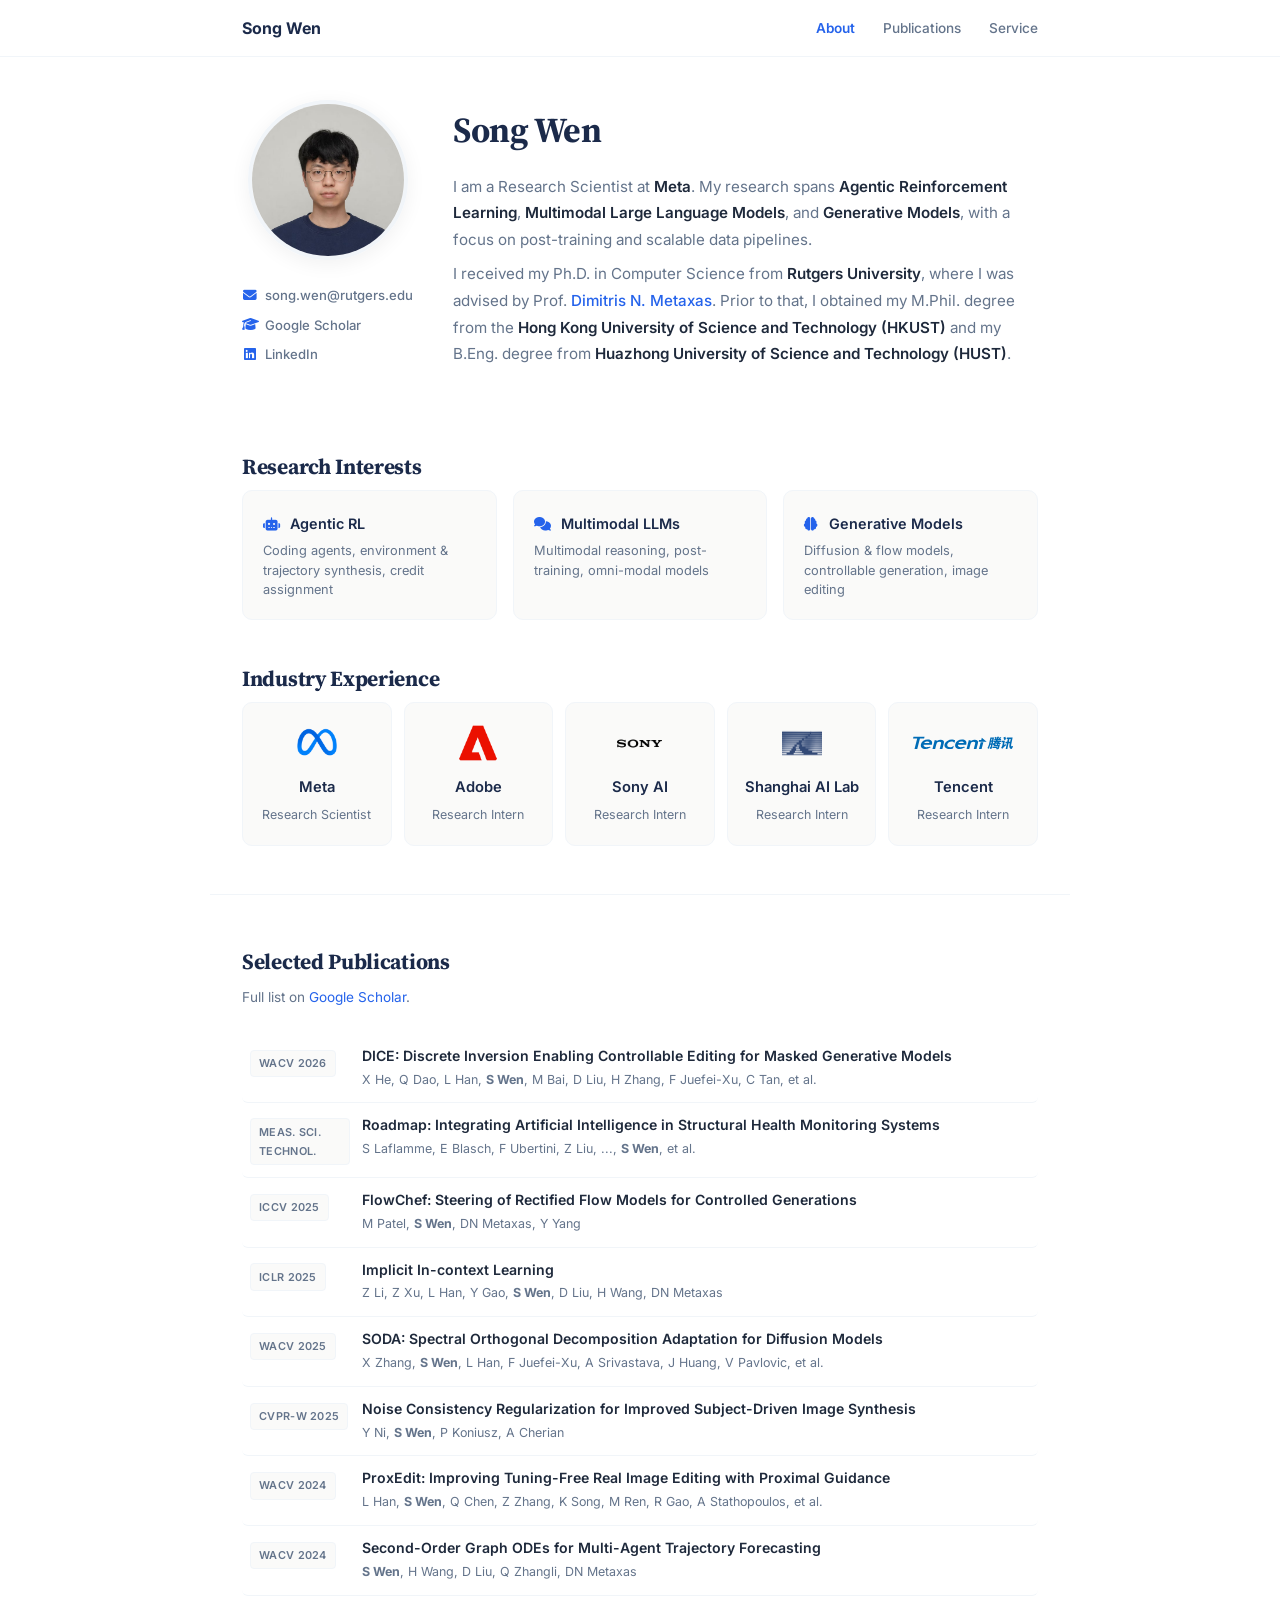
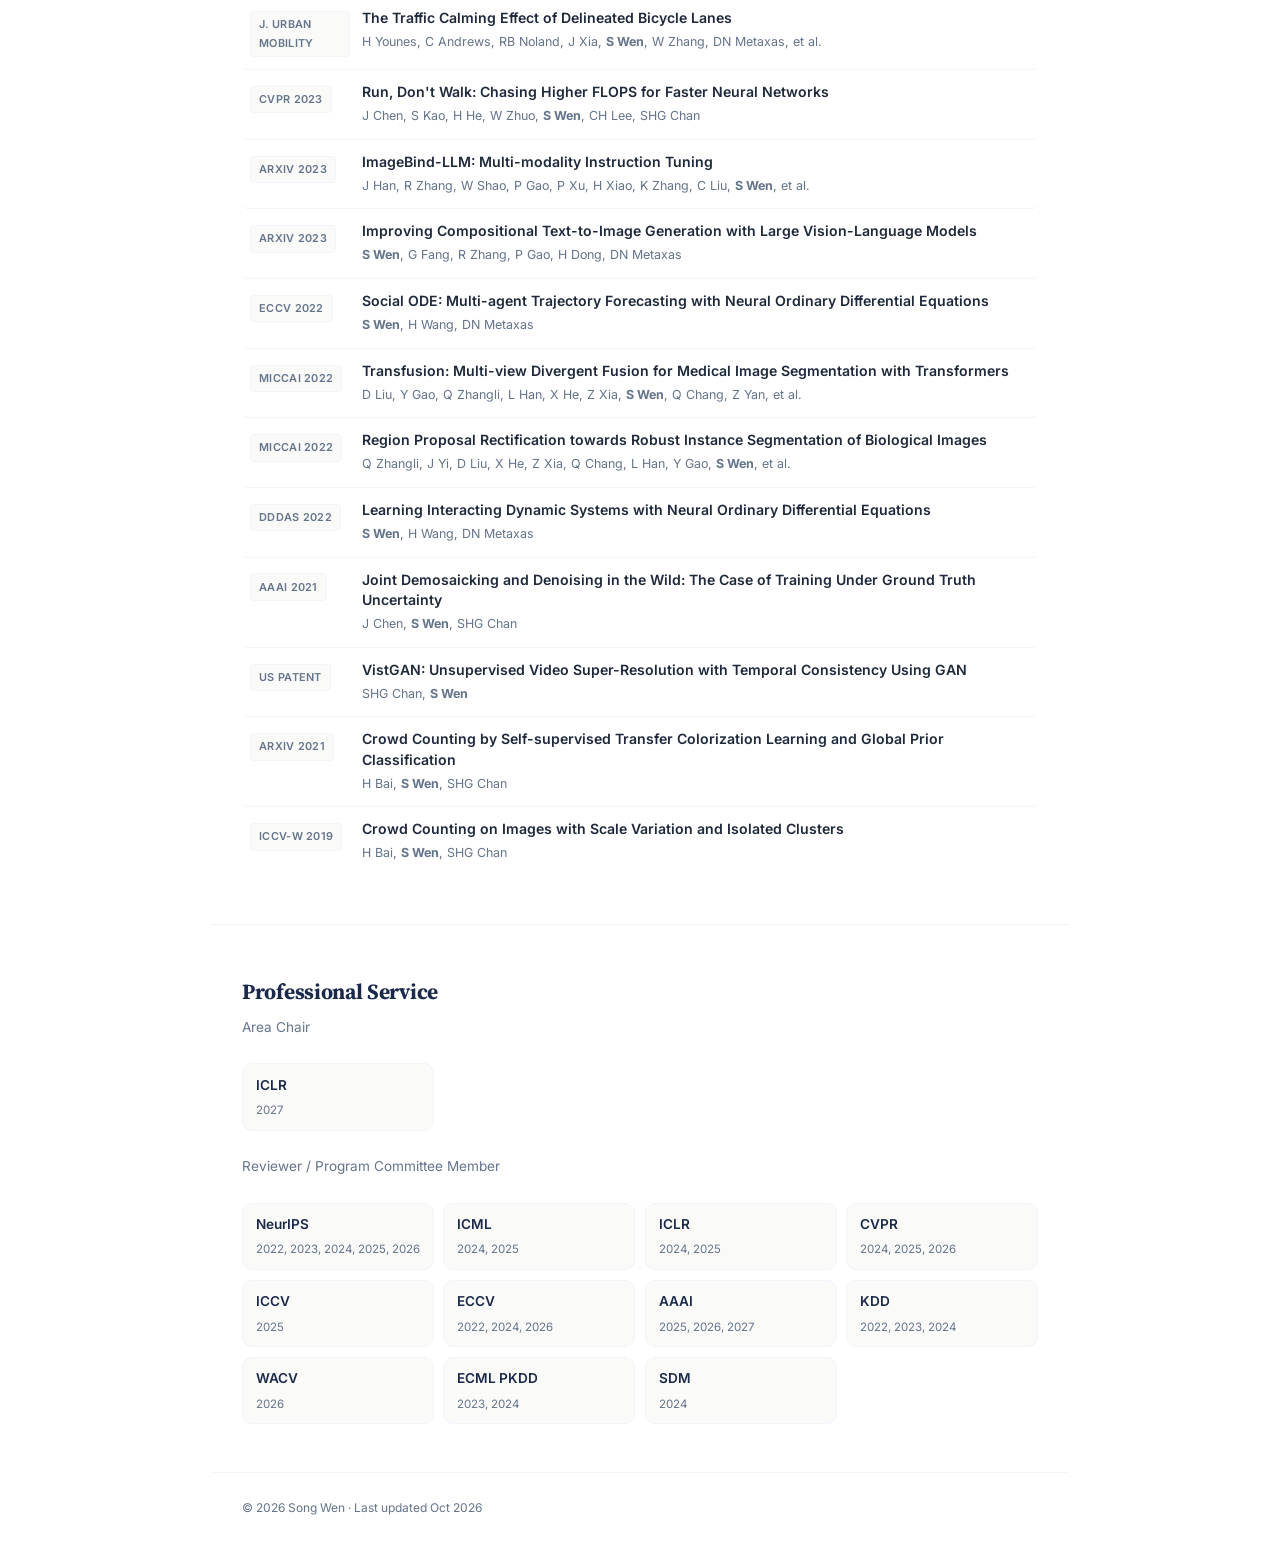
<file: index.html>
<!DOCTYPE html>
<html lang="en">
<head>
    <meta charset="UTF-8">
    <meta name="viewport" content="width=device-width, initial-scale=1.0">
    <title>Song Wen</title>
    <meta name="description" content="Song Wen is a Research Scientist working on Agentic RL, Multimodal LLMs, and Generative Models.">
    <meta property="og:title" content="Song Wen">
    <meta property="og:description" content="Song Wen is a Research Scientist working on Agentic RL, Multimodal LLMs, and Generative Models.">
    <meta property="og:image" content="https://swen9.github.io/photo2.jpg">
    <meta property="og:url" content="https://swen9.github.io">
    <meta property="og:type" content="website">
    <link rel="icon" href="favicon.ico">
    <link rel="preconnect" href="https://fonts.googleapis.com">
    <link rel="preconnect" href="https://fonts.gstatic.com" crossorigin>
    <link href="https://fonts.googleapis.com/css2?family=Source+Serif+4:opsz,wght@8..60,300;8..60,400;8..60,600;8..60,700&family=Inter:wght@300;400;500;600;700&display=swap" rel="stylesheet">
    <link rel="stylesheet" href="https://cdnjs.cloudflare.com/ajax/libs/font-awesome/6.5.1/css/all.min.css">
    <link rel="stylesheet" href="style.css">
</head>
<body>

<nav id="navbar">
    <div class="nav-inner">
        <a href="#" class="nav-name">Song Wen</a>
        <ul class="nav-menu nav-links">
            <li><a href="#about">About</a></li>
            <li><a href="#pubs">Publications</a></li>
            <li><a href="#service">Service</a></li>
        </ul>
        <button class="nav-toggle" aria-label="Toggle navigation">
            <span></span><span></span><span></span>
        </button>
    </div>
</nav>

<header class="hero" id="about">
    <div class="hero-img">
        <img src="photo2.jpg" alt="Song Wen">
        <div class="hero-contact">
            <a href="mailto:song.wen@rutgers.edu"><i class="fas fa-envelope"></i> song.wen@rutgers.edu</a>
            <a href="https://scholar.google.com/citations?user=yTQbz6AAAAAJ&hl=en" target="_blank"><i class="fas fa-graduation-cap"></i> Google Scholar</a>
            <a href="https://www.linkedin.com/in/songwen9" target="_blank"><i class="fab fa-linkedin"></i> LinkedIn</a>
        </div>
    </div>
    <div class="hero-body">
        <h1>Song Wen</h1>
        <p>
            I am a Research Scientist at <strong>Meta</strong>.
            My research spans <strong>Agentic Reinforcement Learning</strong>,
            <strong>Multimodal Large Language Models</strong>,
            and <strong>Generative Models</strong>, with a focus on post-training and scalable data pipelines.
        </p>
        <p>
            I received my Ph.D. in Computer Science from <strong>Rutgers University</strong>,
            where I was advised by Prof. <a href="https://scholar.google.com/citations?user=a7VNhCIAAAAJ&hl=en" target="_blank">Dimitris N. Metaxas</a>.
            Prior to that, I obtained my M.Phil. degree from the <strong>Hong Kong University of Science and Technology (HKUST)</strong>
            and my B.Eng. degree from <strong>Huazhong University of Science and Technology (HUST)</strong>.
        </p>
    </div>
</header>

<div class="section" id="research">
    <h2 class="section-title">Research Interests</h2>
    <div class="research-grid">
        <div class="r-card">
            <h3><i class="fas fa-robot"></i> Agentic RL</h3>
            <p>Coding agents, environment &amp; trajectory synthesis, credit assignment</p>
        </div>
        <div class="r-card">
            <h3><i class="fas fa-comments"></i> Multimodal LLMs</h3>
            <p>Multimodal reasoning, post-training, omni-modal models</p>
        </div>
        <div class="r-card">
            <h3><i class="fas fa-brain"></i> Generative Models</h3>
            <p>Diffusion &amp; flow models, controllable generation, image editing</p>
        </div>
    </div>

    <h2 class="section-title" style="margin-top: 2.5rem;">Industry Experience</h2>
    <div class="experience-grid">
        <div class="exp-card">
            <div class="exp-logo-wrap"><img src="logos/meta-icon.webp" alt="Meta" class="company-logo"></div>
            <div class="exp-info"><span class="exp-company">Meta</span><span class="exp-role">Research Scientist</span></div>
        </div>
        <div class="exp-card">
            <div class="exp-logo-wrap"><img src="logos/adobe-icon.webp" alt="Adobe" class="company-logo"></div>
            <div class="exp-info"><span class="exp-company">Adobe</span><span class="exp-role">Research Intern</span></div>
        </div>
        <div class="exp-card">
            <div class="exp-logo-wrap"><img src="logos/sony-logo-icon.webp" alt="Sony" class="company-logo company-logo-wide"></div>
            <div class="exp-info"><span class="exp-company">Sony AI</span><span class="exp-role">Research Intern</span></div>
        </div>
        <div class="exp-card">
            <div class="exp-logo-wrap"><img src="logos/shai.png" alt="Shanghai AI Lab" class="company-logo"></div>
            <div class="exp-info"><span class="exp-company">Shanghai AI Lab</span><span class="exp-role">Research Intern</span></div>
        </div>
        <div class="exp-card">
            <div class="exp-logo-wrap"><img src="logos/tencent-logo.svg" alt="Tencent" class="company-logo company-logo-xl"></div>
            <div class="exp-info"><span class="exp-company">Tencent</span><span class="exp-role">Research Intern</span></div>
        </div>
    </div>
</div>

<div class="section" id="pubs">
    <h2 class="section-title">Selected Publications</h2>
    <p class="section-sub">Full list on <a href="https://scholar.google.com/citations?user=yTQbz6AAAAAJ&hl=en" target="_blank">Google Scholar</a>.</p>

    <div class="pub">
        <div class="pub-badge"><span>WACV 2026</span></div>
        <div class="pub-body">
            <h3><a href="https://arxiv.org/abs/2410.08207" target="_blank">DICE: Discrete Inversion Enabling Controllable Editing for Masked Generative Models</a></h3>
            <p>X He, Q Dao, L Han, <strong>S Wen</strong>, M Bai, D Liu, H Zhang, F Juefei-Xu, C Tan, et al.</p>
        </div>
    </div>
    <div class="pub">
        <div class="pub-badge"><span>Meas. Sci. Technol.</span></div>
        <div class="pub-body">
            <h3><a href="https://iopscience.iop.org/article/10.1088/1361-6501/ae3abb" target="_blank">Roadmap: Integrating Artificial Intelligence in Structural Health Monitoring Systems</a></h3>
            <p>S Laflamme, E Blasch, F Ubertini, Z Liu, ..., <strong>S Wen</strong>, et al.</p>
        </div>
    </div>
    <div class="pub">
        <div class="pub-badge"><span>ICCV 2025</span></div>
        <div class="pub-body">
            <h3><a href="https://openaccess.thecvf.com/content/ICCV2025/html/Patel_FlowChef_Steering_of_Rectified_Flow_Models_for_Controlled_Generations_ICCV_2025_paper.html" target="_blank">FlowChef: Steering of Rectified Flow Models for Controlled Generations</a></h3>
            <p>M Patel, <strong>S Wen</strong>, DN Metaxas, Y Yang</p>
        </div>
    </div>
    <div class="pub">
        <div class="pub-badge"><span>ICLR 2025</span></div>
        <div class="pub-body">
            <h3><a href="https://openreview.net/forum?id=G7u4ue6ncT" target="_blank">Implicit In-context Learning</a></h3>
            <p>Z Li, Z Xu, L Han, Y Gao, <strong>S Wen</strong>, D Liu, H Wang, DN Metaxas</p>
        </div>
    </div>
    <div class="pub">
        <div class="pub-badge"><span>WACV 2025</span></div>
        <div class="pub-body">
            <h3><a href="https://openaccess.thecvf.com/content/WACV2025/html/Zhang_SODA_Spectral_Orthogonal_Decomposition_Adaptation_for_Diffusion_Models_WACV_2025_paper.html" target="_blank">SODA: Spectral Orthogonal Decomposition Adaptation for Diffusion Models</a></h3>
            <p>X Zhang, <strong>S Wen</strong>, L Han, F Juefei-Xu, A Srivastava, J Huang, V Pavlovic, et al.</p>
        </div>
    </div>
    <div class="pub">
        <div class="pub-badge"><span>CVPR-W 2025</span></div>
        <div class="pub-body">
            <h3><a href="https://arxiv.org/abs/2506.06483" target="_blank">Noise Consistency Regularization for Improved Subject-Driven Image Synthesis</a></h3>
            <p>Y Ni, <strong>S Wen</strong>, P Koniusz, A Cherian</p>
        </div>
    </div>
    <div class="pub">
        <div class="pub-badge"><span>WACV 2024</span></div>
        <div class="pub-body">
            <h3><a href="https://openaccess.thecvf.com/content/WACV2024/html/Han_ProxEdit_Improving_Tuning-Free_Real_Image_Editing_With_Proximal_Guidance_WACV_2024_paper.html" target="_blank">ProxEdit: Improving Tuning-Free Real Image Editing with Proximal Guidance</a></h3>
            <p>L Han, <strong>S Wen</strong>, Q Chen, Z Zhang, K Song, M Ren, R Gao, A Stathopoulos, et al.</p>
        </div>
    </div>
    <div class="pub">
        <div class="pub-badge"><span>WACV 2024</span></div>
        <div class="pub-body">
            <h3><a href="https://openaccess.thecvf.com/content/WACV2024/html/Wen_Second-Order_Graph_ODEs_for_Multi-Agent_Trajectory_Forecasting_WACV_2024_paper.html" target="_blank">Second-Order Graph ODEs for Multi-Agent Trajectory Forecasting</a></h3>
            <p><strong>S Wen</strong>, H Wang, D Liu, Q Zhangli, DN Metaxas</p>
        </div>
    </div>
    <div class="pub">
        <div class="pub-badge"><span>J. Urban Mobility</span></div>
        <div class="pub-body">
            <h3><a href="https://www.sciencedirect.com/science/article/pii/S2667091724000013" target="_blank">The Traffic Calming Effect of Delineated Bicycle Lanes</a></h3>
            <p>H Younes, C Andrews, RB Noland, J Xia, <strong>S Wen</strong>, W Zhang, DN Metaxas, et al.</p>
        </div>
    </div>
    <div class="pub">
        <div class="pub-badge"><span>CVPR 2023</span></div>
        <div class="pub-body">
            <h3><a href="https://openaccess.thecvf.com/content/CVPR2023/html/Chen_Run_Dont_Walk_Chasing_Higher_FLOPS_for_Faster_Neural_Networks_CVPR_2023_paper.html" target="_blank">Run, Don't Walk: Chasing Higher FLOPS for Faster Neural Networks</a></h3>
            <p>J Chen, S Kao, H He, W Zhuo, <strong>S Wen</strong>, CH Lee, SHG Chan</p>
        </div>
    </div>
    <div class="pub">
        <div class="pub-badge"><span>arXiv 2023</span></div>
        <div class="pub-body">
            <h3><a href="https://arxiv.org/abs/2309.03905" target="_blank">ImageBind-LLM: Multi-modality Instruction Tuning</a></h3>
            <p>J Han, R Zhang, W Shao, P Gao, P Xu, H Xiao, K Zhang, C Liu, <strong>S Wen</strong>, et al.</p>
        </div>
    </div>
    <div class="pub">
        <div class="pub-badge"><span>arXiv 2023</span></div>
        <div class="pub-body">
            <h3><a href="https://arxiv.org/abs/2310.06311" target="_blank">Improving Compositional Text-to-Image Generation with Large Vision-Language Models</a></h3>
            <p><strong>S Wen</strong>, G Fang, R Zhang, P Gao, H Dong, DN Metaxas</p>
        </div>
    </div>
    <div class="pub">
        <div class="pub-badge"><span>ECCV 2022</span></div>
        <div class="pub-body">
            <h3><a href="https://link.springer.com/chapter/10.1007/978-3-031-20047-2_13" target="_blank">Social ODE: Multi-agent Trajectory Forecasting with Neural Ordinary Differential Equations</a></h3>
            <p><strong>S Wen</strong>, H Wang, DN Metaxas</p>
        </div>
    </div>
    <div class="pub">
        <div class="pub-badge"><span>MICCAI 2022</span></div>
        <div class="pub-body">
            <h3><a href="https://link.springer.com/chapter/10.1007/978-3-031-16443-9_47" target="_blank">Transfusion: Multi-view Divergent Fusion for Medical Image Segmentation with Transformers</a></h3>
            <p>D Liu, Y Gao, Q Zhangli, L Han, X He, Z Xia, <strong>S Wen</strong>, Q Chang, Z Yan, et al.</p>
        </div>
    </div>
    <div class="pub">
        <div class="pub-badge"><span>MICCAI 2022</span></div>
        <div class="pub-body">
            <h3><a href="https://link.springer.com/chapter/10.1007/978-3-031-16440-8_13" target="_blank">Region Proposal Rectification towards Robust Instance Segmentation of Biological Images</a></h3>
            <p>Q Zhangli, J Yi, D Liu, X He, Z Xia, Q Chang, L Han, Y Gao, <strong>S Wen</strong>, et al.</p>
        </div>
    </div>
    <div class="pub">
        <div class="pub-badge"><span>DDDAS 2022</span></div>
        <div class="pub-body">
            <h3><a href="https://link.springer.com/chapter/10.1007/978-3-031-52670-1_21" target="_blank">Learning Interacting Dynamic Systems with Neural Ordinary Differential Equations</a></h3>
            <p><strong>S Wen</strong>, H Wang, DN Metaxas</p>
        </div>
    </div>
    <div class="pub">
        <div class="pub-badge"><span>AAAI 2021</span></div>
        <div class="pub-body">
            <h3><a href="https://ojs.aaai.org/index.php/AAAI/article/view/16186" target="_blank">Joint Demosaicking and Denoising in the Wild: The Case of Training Under Ground Truth Uncertainty</a></h3>
            <p>J Chen, <strong>S Wen</strong>, SHG Chan</p>
        </div>
    </div>
    <div class="pub">
        <div class="pub-badge"><span>US Patent</span></div>
        <div class="pub-body">
            <h3><a href="https://patentimages.storage.googleapis.com/7a/53/5c/d63751324a6555/US11638032.pdf" target="_blank">VistGAN: Unsupervised Video Super-Resolution with Temporal Consistency Using GAN</a></h3>
            <p>SHG Chan, <strong>S Wen</strong></p>
        </div>
    </div>
    <div class="pub">
        <div class="pub-badge"><span>arXiv 2021</span></div>
        <div class="pub-body">
            <h3><a href="https://arxiv.org/abs/2105.09684" target="_blank">Crowd Counting by Self-supervised Transfer Colorization Learning and Global Prior Classification</a></h3>
            <p>H Bai, <strong>S Wen</strong>, SHG Chan</p>
        </div>
    </div>
    <div class="pub">
        <div class="pub-badge"><span>ICCV-W 2019</span></div>
        <div class="pub-body">
            <h3><a href="https://openaccess.thecvf.com/content_ICCVW_2019/html/VISDrone/Bai_Crowd_Counting_on_Images_with_Scale_Variation_and_Isolated_Clusters_ICCVW_2019_paper.html" target="_blank">Crowd Counting on Images with Scale Variation and Isolated Clusters</a></h3>
            <p>H Bai, <strong>S Wen</strong>, SHG Chan</p>
        </div>
    </div>
</div>

<div class="section" id="service">
    <h2 class="section-title">Professional Service</h2>
    <p class="section-sub">Area Chair</p>
    <div class="svc-grid">
        <div class="svc-item"><span class="svc-name">ICLR</span><span class="svc-years">2027</span></div>
    </div>
    <p class="section-sub" style="margin-top: 1.5rem;">Reviewer / Program Committee Member</p>
    <div class="svc-grid">
        <div class="svc-item"><span class="svc-name">NeurIPS</span><span class="svc-years">2022, 2023, 2024, 2025, 2026</span></div>
        <div class="svc-item"><span class="svc-name">ICML</span><span class="svc-years">2024, 2025</span></div>
        <div class="svc-item"><span class="svc-name">ICLR</span><span class="svc-years">2024, 2025</span></div>
        <div class="svc-item"><span class="svc-name">CVPR</span><span class="svc-years">2024, 2025, 2026</span></div>
        <div class="svc-item"><span class="svc-name">ICCV</span><span class="svc-years">2025</span></div>
        <div class="svc-item"><span class="svc-name">ECCV</span><span class="svc-years">2022, 2024, 2026</span></div>
        <div class="svc-item"><span class="svc-name">AAAI</span><span class="svc-years">2025, 2026, 2027</span></div>
        <div class="svc-item"><span class="svc-name">KDD</span><span class="svc-years">2022, 2023, 2024</span></div>
        <div class="svc-item"><span class="svc-name">WACV</span><span class="svc-years">2026</span></div>
        <div class="svc-item"><span class="svc-name">ECML PKDD</span><span class="svc-years">2023, 2024</span></div>
        <div class="svc-item"><span class="svc-name">SDM</span><span class="svc-years">2024</span></div>
    </div>
</div>

<footer>&copy; 2026 Song Wen &middot; Last updated Oct 2026</footer>

<button class="back-to-top" aria-label="Back to top"><i class="fas fa-chevron-up"></i></button>
<script src="script.js"></script>
</body>
</html>
</file>
<file: style.css>
*, *::before, *::after { margin: 0; padding: 0; box-sizing: border-box; }

:root {
    --primary: #1b2a4a;
    --accent: #2563eb;
    --accent-soft: rgba(37,99,235,0.08);
    --text: #1e293b;
    --text-secondary: #64748b;
    --bg: #ffffff;
    --bg-warm: #fafaf9;
    --border: #e2e8f0;
    --border-light: #f1f5f9;
    --max-w: 860px;
    --radius: 10px;
}


html { scroll-behavior: smooth; }

body {
    font-family: 'Inter', -apple-system, sans-serif;
    color: var(--text);
    background: var(--bg);
    line-height: 1.75;
    font-size: 15px;
    -webkit-font-smoothing: antialiased;
}

a { color: var(--accent); text-decoration: none; }
a:hover { text-decoration: underline; }

/* ===== Nav ===== */
nav {
    position: fixed; top: 0; width: 100%; z-index: 100;
    background: rgba(255,255,255,0.92); backdrop-filter: blur(12px);
    border-bottom: 1px solid var(--border-light);
    transition: background 0.3s;
}
.nav-inner {
    max-width: var(--max-w); margin: 0 auto; padding: 0 2rem;
    display: flex; align-items: center; justify-content: space-between; height: 56px;
}
.nav-name { font-weight: 700; color: var(--primary); font-size: 1rem; }
.nav-name:hover { text-decoration: none; }
.nav-menu { display: flex; gap: 1.75rem; list-style: none; }
.nav-menu a { color: var(--text-secondary); font-size: 0.85rem; font-weight: 500; text-decoration: none; }
.nav-menu a:hover { color: var(--primary); }

/* ===== Hero ===== */
.hero {
    max-width: var(--max-w); margin: 0 auto; padding: 100px 2rem 24px;
    display: flex; gap: 2.5rem; align-items: flex-start;
}
.hero-img { flex-shrink: 0; text-align: center; }
.hero-img img {
    width: 160px; height: 160px; border-radius: 50%;
    object-fit: cover; border: 4px solid var(--border-light);
    box-shadow: 0 4px 20px rgba(0,0,0,0.06);
}
.hero-contact {
    display: flex; flex-direction: column; gap: 0.4rem; margin-top: 1rem;
}
.hero-contact a {
    display: inline-flex; align-items: center; gap: 0.45rem;
    font-size: 0.82rem; font-weight: 500; color: var(--text-secondary);
    text-decoration: none; transition: color 0.15s;
}
.hero-contact a:hover { color: var(--accent); }
.hero-contact i { width: 16px; text-align: center; color: var(--accent); font-size: 0.85rem; }
.hero-body h1 {
    font-family: 'Source Serif 4', Georgia, serif;
    font-size: 2.2rem; font-weight: 700; color: var(--primary);
    letter-spacing: -0.5px; margin-bottom: 0.75rem;
}
.hero-body p { color: var(--text-secondary); font-size: 0.95rem; margin-bottom: 0.5rem; }
.hero-body p strong { color: var(--text); font-weight: 600; }
.hero-body p a { font-weight: 500; }

/* ===== Section ===== */
.section { max-width: var(--max-w); margin: 0 auto; padding: 3rem 2rem; }
.section + .section { border-top: 1px solid var(--border-light); }
.section-title {
    font-family: 'Source Serif 4', Georgia, serif;
    font-size: 1.35rem; font-weight: 700; color: var(--primary);
    margin-bottom: 0.3rem; letter-spacing: -0.3px;
}
.section-sub { font-size: 0.85rem; color: var(--text-secondary); margin-bottom: 1.5rem; }

/* ===== Research ===== */
.research-grid { display: grid; grid-template-columns: repeat(3, 1fr); gap: 1rem; }
.r-card {
    padding: 1.25rem; border-radius: var(--radius);
    background: var(--bg-warm); border: 1px solid var(--border-light);
    transition: border-color 0.2s;
}
.r-card:hover { border-color: var(--border); }
.r-card h3 { font-size: 0.9rem; font-weight: 600; color: var(--primary); margin-bottom: 0.3rem; }
.r-card h3 i { color: var(--accent); margin-right: 0.4rem; font-size: 0.85rem; }
.r-card p { font-size: 0.8rem; color: var(--text-secondary); line-height: 1.5; }

/* ===== Experience ===== */
.experience-grid {
    display: grid; grid-template-columns: repeat(5, 1fr); gap: 0.75rem;
}
.exp-card {
    display: flex; flex-direction: column; align-items: center; gap: 0.75rem;
    padding: 1.25rem 1rem; background: var(--bg-warm); border: 1px solid var(--border-light);
    border-radius: var(--radius); text-align: center; transition: transform 0.2s, box-shadow 0.2s;
}
.exp-card:hover { transform: translateY(-3px); box-shadow: 0 4px 14px rgba(0,0,0,0.08); }
.exp-logo-wrap { width: 100%; height: 40px; display: flex; align-items: center; justify-content: center; }
.company-logo { max-width: 40px; max-height: 40px; border-radius: 8px; object-fit: contain; }
.company-logo-wide { max-width: 140px; max-height: 45px; border-radius: 0; }
.company-logo-xl { max-width: 500px; max-height: 100px; border-radius: 0; }
.exp-info { display: flex; flex-direction: column; gap: 0.15rem; }
.exp-company { font-size: 0.92rem; font-weight: 600; color: var(--primary); }
.exp-role { font-size: 0.78rem; color: var(--text-secondary); }

/* ===== Publications ===== */
.pub-year {
    font-family: 'Source Serif 4', Georgia, serif;
    font-size: 1.05rem; font-weight: 700; color: var(--primary);
    margin-top: 1.75rem; margin-bottom: 0.5rem;
    padding-bottom: 0.4rem; border-bottom: 2px solid var(--accent-soft);
    display: inline-block;
}
.pub {
    display: flex; gap: 0.75rem; padding: 0.75rem 0;
    border-bottom: 1px solid var(--border-light);
}
.pub:last-child { border-bottom: none; }
.pub-badge {
    flex-shrink: 0; width: 100px; padding-top: 3px;
}
.pub-badge span {
    display: inline-block; font-size: 0.68rem; font-weight: 600;
    padding: 0.2rem 0.5rem; border-radius: 4px;
    background: var(--bg-warm); color: var(--text-secondary);
    text-transform: uppercase; letter-spacing: 0.3px;
    border: 1px solid var(--border-light);
}
.pub-body h3 { font-size: 0.88rem; font-weight: 600; color: var(--text); line-height: 1.45; margin-bottom: 0.15rem; }
.pub-body p { font-size: 0.78rem; color: var(--text-secondary); }

/* ===== Service ===== */
.svc-grid {
    display: grid; grid-template-columns: repeat(4, 1fr); gap: 0.6rem;
}
.svc-item {
    padding: 0.6rem 0.8rem;
    background: var(--bg-warm);
    border: 1px solid var(--border-light);
    border-radius: var(--radius);
}
.svc-name { display: block; font-size: 0.85rem; font-weight: 600; color: var(--primary); }
.svc-years { display: block; font-size: 0.72rem; color: var(--text-secondary); margin-top: 0.15rem; }

/* ===== Back to top ===== */
.back-to-top {
    position: fixed; bottom: 2rem; right: 2rem; z-index: 99;
    width: 40px; height: 40px; border-radius: 50%;
    background: var(--accent); color: #fff; border: none;
    cursor: pointer; font-size: 0.85rem;
    display: flex; align-items: center; justify-content: center;
    box-shadow: 0 4px 12px rgba(37,99,235,0.3);
    opacity: 0; pointer-events: none;
    transition: opacity 0.25s, transform 0.25s;
    transform: translateY(8px);
}
.back-to-top.visible { opacity: 1; pointer-events: auto; transform: translateY(0); }
.back-to-top:hover { background: #1d4ed8; }

/* ===== Publication row hover ===== */
.pub { transition: background 0.15s; border-radius: 6px; padding-left: 0.5rem; padding-right: 0.5rem; }
.pub:hover { background: var(--bg-warm); }

/* ===== Footer ===== */
footer {
    max-width: var(--max-w); margin: 0 auto;
    padding: 1.5rem 2rem; font-size: 0.75rem;
    color: var(--text-secondary); border-top: 1px solid var(--border-light);
}

/* ===== Scroll-spy active nav ===== */
.nav-menu a.active { color: var(--accent); font-weight: 600; }

/* ===== Section fade-in ===== */
.reveal {
    opacity: 0; transform: translateY(24px);
    transition: opacity 0.55s ease, transform 0.55s ease;
}
.reveal.visible { opacity: 1; transform: translateY(0); }

/* ===== Nav toggle ===== */
.nav-toggle {
    display: none;
    flex-direction: column; justify-content: center; gap: 5px;
    background: none; border: none; cursor: pointer; padding: 4px;
}
.nav-toggle span {
    display: block; width: 22px; height: 2px;
    background: var(--primary); border-radius: 2px; transition: all 0.2s;
}

/* ===== Publication title links ===== */
.pub-body h3 a {
    color: var(--text); text-decoration: none;
}
.pub-body h3 a:hover { color: var(--accent); }

/* ===== Mobile ===== */
@media (max-width: 768px) {
    .hero { flex-direction: column; align-items: center; text-align: center; padding-top: 80px; }
    .hero-img img { width: 130px; height: 130px; }
    .hero-contact { align-items: center; }
    .research-grid { grid-template-columns: 1fr; }
    .experience-grid { grid-template-columns: repeat(2, 1fr); }
    .nav-toggle { display: flex; }
    .nav-menu {
        display: none; flex-direction: column; gap: 0;
        position: absolute; top: 56px; left: 0; right: 0;
        background: rgba(255,255,255,0.98); border-bottom: 1px solid var(--border-light);
        padding: 0.5rem 0;
    }
    .nav-menu.open { display: flex; }
    .nav-menu li { padding: 0; }
    .nav-menu a { display: block; padding: 0.75rem 2rem; font-size: 0.95rem; }
    .svc-grid { grid-template-columns: repeat(2, 1fr); }
    .pub { flex-direction: column; gap: 0.3rem; }
    .pub-badge { width: auto; }
}
</file>
